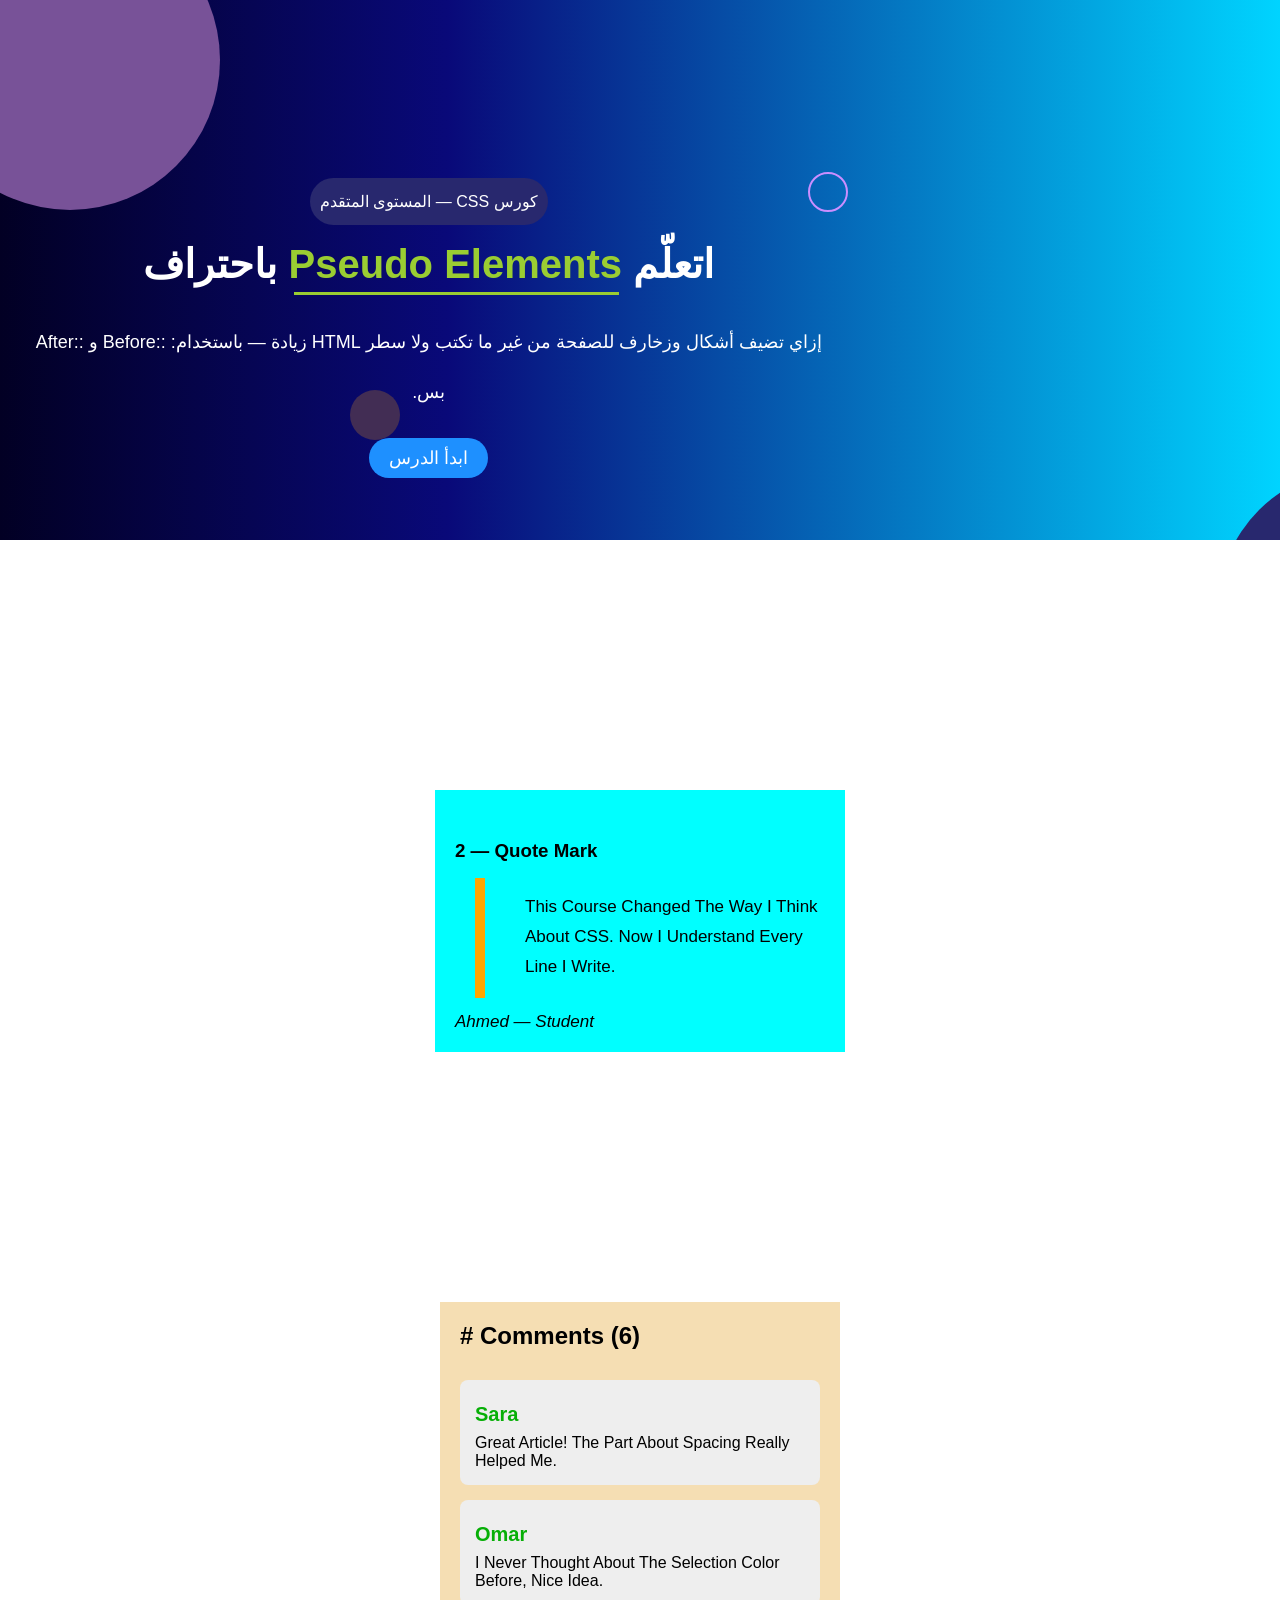
<file: index.html>
<!DOCTYPE html>
<html lang="en">
    <head>
        <meta charset="UTF-8">
        <meta name="viewport" content="width=device-width, initial-scale=1.0">
        <title>Document</title>
        <link rel="stylesheet" href="css/style.css">
    </head>
    <body>

        <!-- Start section header -->
        <header class="header" dir="rtl">
            <div class="content">
                <span class="CSS">كورس CSS — المستوى المتقدم</span>
                <h1>اتعلّم <span class="Pseudo">Pseudo Elements</span> باحتراف</h1>
                <p>إزاي تضيف أشكال وزخارف للصفحة من غير ما تكتب ولا سطر HTML زيادة — باستخدام: ::before و ::after بس.</p>
                <a href="#">ابدأ الدرس</a>
                <div class="circle-1"></div>
                <div class="circle-2"></div>
            </div>
        </header>
        <!-- End section header -->


        <!-- Start section Quote -->
        <section class="Quote">
            <h3>2 — Quote Mark</h3>
            <blockquote>This course changed the way I think about CSS. Now I understand every line I write.</blockquote>
            <i>Ahmed — Student</i>
        </section>
        <!-- End section Quote -->


        <!-- Start section Comment -->
        <section class="Comments">

            <h2># Comments (6)</h2>
            <div class="Comment">
                <h3>Sara</h2>
                <span>Great article! The part about spacing really helped me.</p>
            </div>

            <div class="Comment">
                <h3>Omar</h2>
                <p>I never thought about the selection color before, nice idea.</p>
            </div>

            <div class="Comment">
                <h3>Mona</h2>
                <p>Can you write another one about typography?</p>
            </div>

            <div class="Comment">
                <h3>Youssef</h2>
                <p>The drop cap at the start looks amazing.</p>
            </div>

            <div class="Comment">
                <h3>Nour</h2>
                <p>The drop cap at the start looks amazing.</p>
            </div>

            <div class="Comment">
                <h3>Nour</h2>
                <p>Shared it with my team, thank you!</p>
            </div>
            
            <div class="Comment">
                <h3>Karim</h2>
                <p>Simple and clear, keep going.</p>
            </div>
        </section>
        <!-- End section Comments  -->
    </body>
</html>
</file>
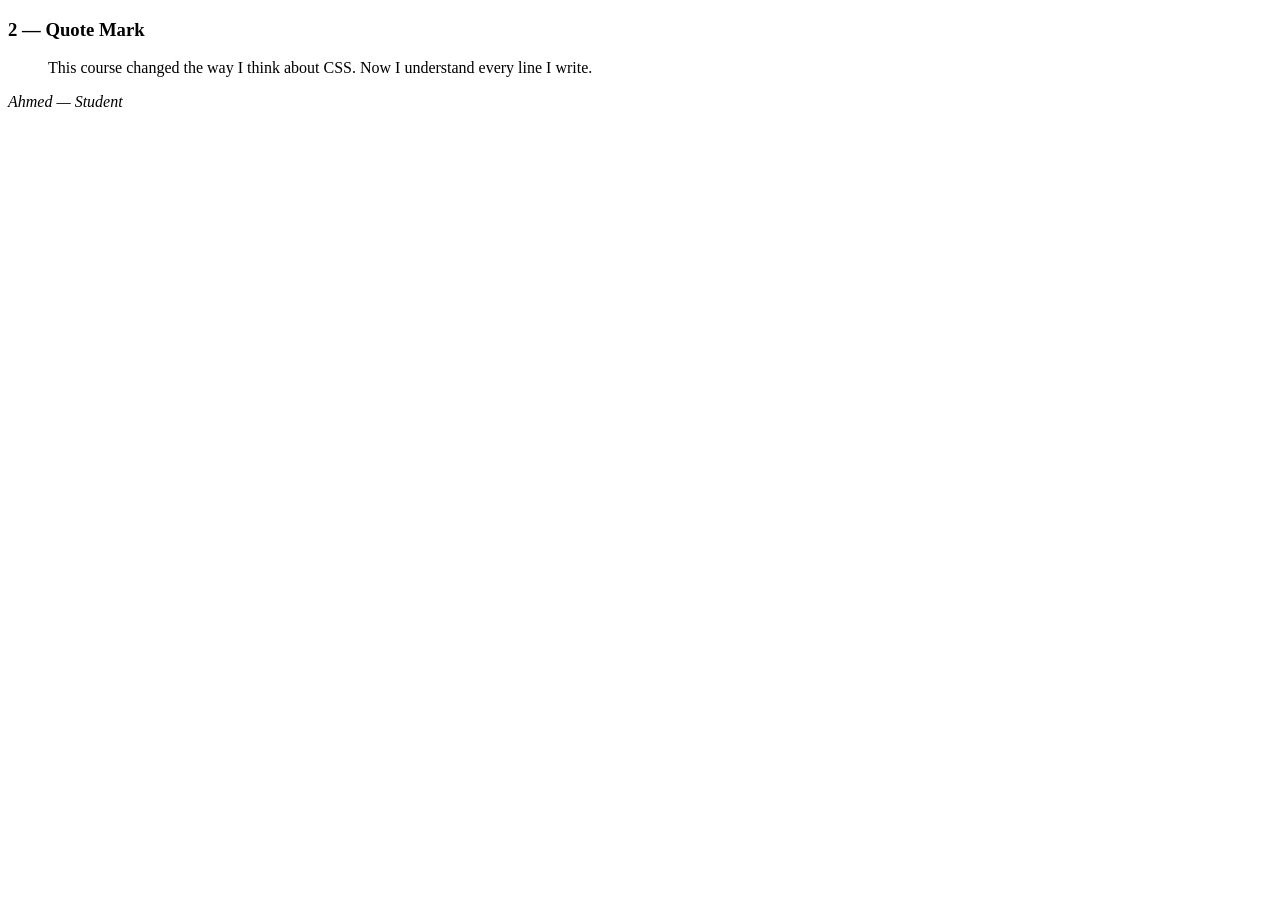
<file: Quote.html>
<!DOCTYPE html>
    <html lang="en">
    <head>
        <meta charset="UTF-8">
        <meta name="viewport" content="width=device-width, initial-scale=1.0">
        <title>Document</title>
    </head>
    <body>
        <section class="Quote">
            <h3>2 — Quote Mark</h3>
            <blockquote>This course changed the way I think about CSS. Now I understand every line I write.</blockquote>
            <i>Ahmed — Student</cite>
        </section>
    </body>
</html>
</file>
<file: css/style.css>
* {
    font-family: sans-serif;
    text-transform: capitalize;
    list-style: none;   
    text-decoration: none;
    box-sizing: border-box;
    padding: 0;
    margin: 0;
}
/* Start section header */
.header {
    background: #020024;
    background: linear-gradient(90deg, rgba(2, 0, 36, 1) 0%, rgba(9, 9, 121, 1) 35%, rgba(0, 212, 255, 1) 100%);
    height: 60vh;
    position: relative;
    overflow: hidden;
}
.header::before {
    content: "";
    width: 300px;
    height: 300px;
    background-color: rgb(120, 82, 152);
    position: absolute;
    top: -90px;
    left: -80px;
    border-radius: 50%;
}
.header::after {
    content: "";
    width: 50px;
    height: 50px;
    background-color: rgb(66, 45, 84);
    position: absolute;
    bottom: 100px;
    left: 350px;
    border-radius: 50%;
}
.header .circle-1 {
    content: "";
    width: 40px;
    height: 40px;
    border: 2px solid rgb(202, 142, 255);
    position: absolute;
    top: 10px;
    right: 10px;
    border-radius: 50%;
}
.header .circle-2 {
    content: "";
    width: 280px;
    height: 280px;
    background-color: #28286e;
    position: absolute;
    bottom: -250px;
    right: -640px;
    border-radius: 50%;
}
.header .content {
    color: white;
    text-align: center;
    position: absolute;
    right: 33%;
    top: 30%;
    padding: 30px;
}
.header .content .CSS {
    background-color: #28286e;
    border-radius: 50px;
    padding: 15px 10px;
}
.header .content h1 {
    margin: 20px 0;
    font-size: 40px;
    margin: 30px 0;
}
.header .content .Pseudo {
    color: yellowgreen;
    position: relative;
}
.header .content .Pseudo::before {
    content: "";
    height: 3px;
    width: 325px;
    position: absolute;
    background-color: yellowgreen;
    top: 50px;
    left: 5px;
}
.header .content p {
    line-height: 50px;
    margin: 30px 0;
    font-size: 18px;
}
.header a {
    color: white;
    background-color: dodgerblue;
    padding: 10px 20px;
    border-radius: 50px;
    font-size: 18px;
    font-weight: 500;
}
.header a:hover {
    background-color: blueviolet;
}
/* End section header */




/* Start section Quote */
.Quote {
    width: 410px;
    background-color: aqua;
    padding: 20px;
    margin: 250px auto;
    position: relative;
}
.Quote h3 {
    margin: 30px 0;
}
.Quote blockquote {
    line-height: 30px;
    font-size: 17px;
    margin-left: 70px;
}
.Quote i {
    display: block;
    margin-top: 30px;
    font-size: 17px;
}
.Quote::before {
    content: "";
    width: 10px;
    height: 120px;
    background-color: orange;
    position: absolute;
    top: 88px;
    left: 40px;
}
/* End section Quote */



/* Start section Comments */
.Comments {
    width: 400px;
    height: 300px;
    background-color: wheat;
    margin: 250px auto;
    padding: 20px;
    overflow: auto;
}
.Comments::-webkit-scrollbar {
    width: 8px;
}
.Comments::-webkit-scrollbar-track {
    background-color: white;
}
.Comments::-webkit-scrollbar-thumb {
    background-color: orange;
    border-radius: 50px;
}
.Comments h2 {
    font-weight: bold;
    margin-bottom: 30px;
}
.Comment {
    background-color: #eee;
    padding: 15px;
    margin: 15px 0;
    border-radius: 8px;
}
.Comment h3 {
    margin: 8px 0;
    color: rgb(7, 175, 7);
    font-size: 20px;
}
/* End section Comments */
</file>
